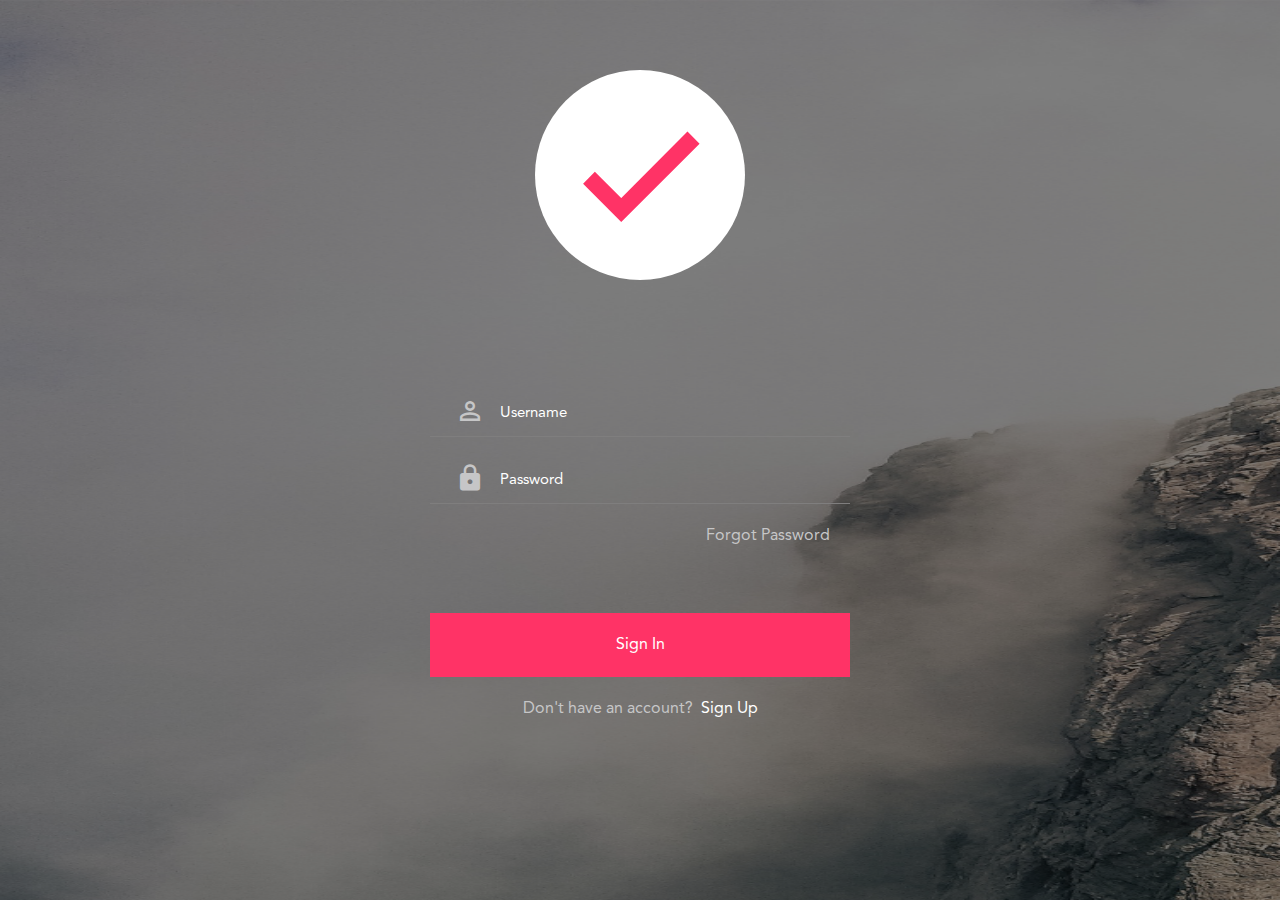
<file: ToDoApp/index.html>
<!DOCTYPE html>
<html lang="en" dir="ltr">
  <head>
    <meta charset="utf-8">
    <meta name="viewport" content="width=device-width, initial-scale=1.0">
    <title>Login</title>
    <link rel="stylesheet" href="./css/bootstrap.min.css">
    <link rel="stylesheet" href="./css/material-icons.css">
    <link rel="stylesheet" href="./css/style.css">
  </head>
  <body>
    <div class="page-container">
      <div class="page-content">
        <div class="user-form">
          <div class="header-icon">
            <i class="material-icons">done</i>
          </div>
          <div class="msg">
              <span id="error-msg"></span>
          </div>
          <form id="myForm">
            <div class="input-group">
              <span class="input-group-addon"><i class="material-icons">person_outline</i></span>
              <input id="email" type="email" class="form-control" name="email" placeholder="Username">
            </div>
            <div class="input-group">
              <span class="input-group-addon"><i class="material-icons md-dark"> lock </i></span>
              <input id="password" type="password" class="form-control" name="password" placeholder="Password">
            </div>
            <div class="forgot-link">
              <a href="#">Forgot Password</a>
            </div>
            <div class="submit-btn">
              <button id="btn" type="submit" name="button">Sign In</button>
            </div>
            <div class="signup-link">
              <span>Don't have an account?</span>&nbsp&nbsp<a href="sign_up.html">Sign Up</a>
            </div>
          </form>

        </div><!-- end login-form -->
      </div><!-- end page-content -->
    </div><!-- end page-container -->

    <script src="./js/jquery-3.3.1.min.js"></script>
    <script src="./js/bootstrap.min.js"></script>
    <script src="./js/login.js"></script>
  </body>
</html>
</file>
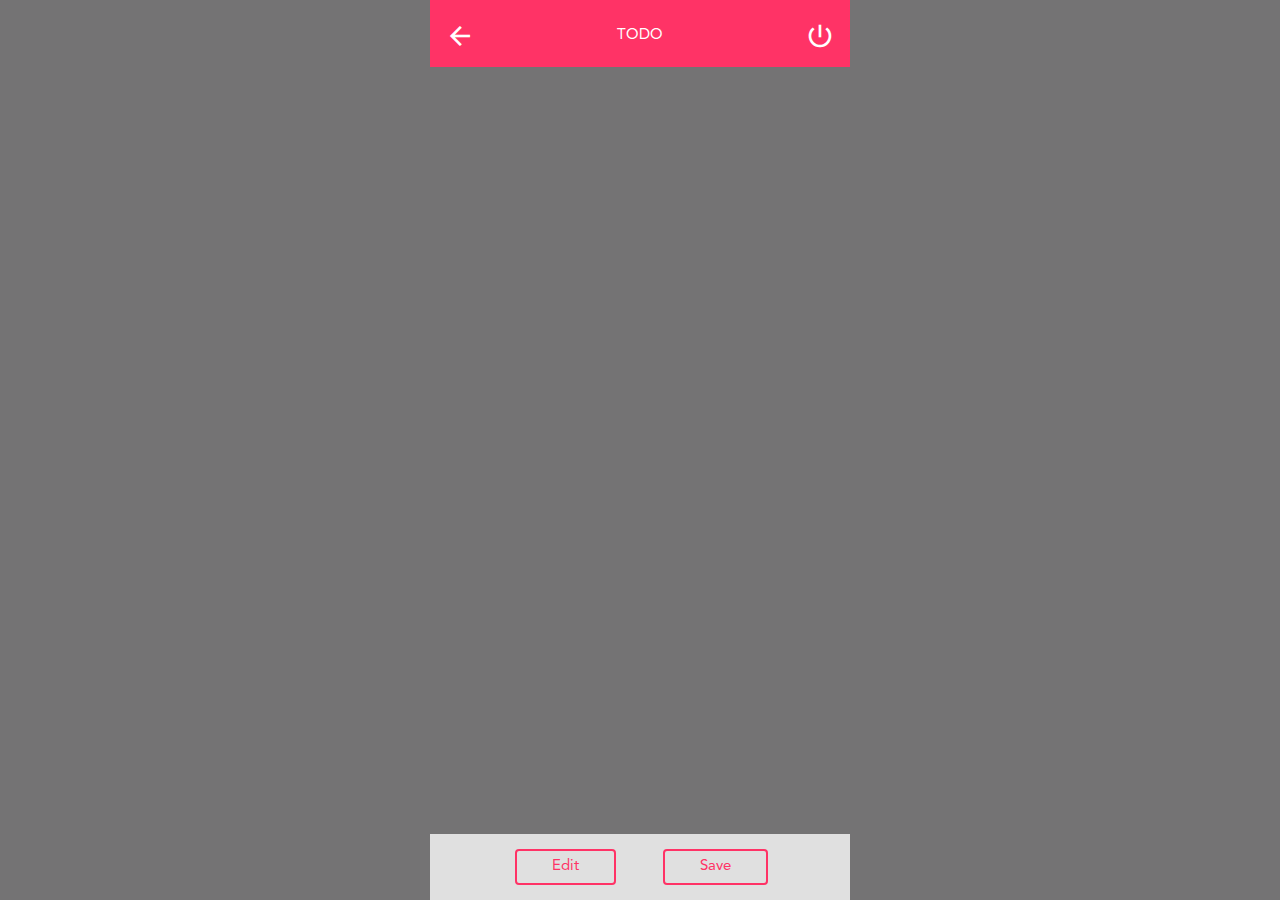
<file: ToDoApp/details.html>
<!DOCTYPE html>
<html lang="en" dir="ltr">
<head>
  <meta charset="utf-8">
  <meta name="viewport" content="width=device-width, initial-scale=1.0">
  <title>Details</title>
  <link rel="stylesheet" href="css/bootstrap.min.css">
  <link rel="stylesheet" href="css/details.css">
  <link rel="stylesheet" href="css/material-icons.css">
</head>
<body>

  <div class="list-container-full">
    <div class="list-container-mobile">
      <div class="header">
        <a href="#"><i class="material-icons" id="back-btn" >arrow_back</i> <span>TODO</span><i class="material-icons" id='logout-btn'> power_settings_new </i></a>
      </div>
      <div class="contents">

      </div> <!--end of contents -->


      <div class="footer">
        <div class="center">
          <div class="deletebtn">
            <button type="button" name="edit_btton" class="edit_btns">Edit</button>
          </div>
          <div class="savebtn">
            <button type="button" name="save_button" class="save_btns">Save</button>
          </div>
        </div>
      </div> <!-- end of footer -->

    </div><!-- end list-container-mobile -->
  </div> <!-- end list-container-full-->

  <script src="./js/jquery-3.3.1.min.js"></script>
  <script src="./js/bootstrap.min.js"></script>
  <script src="./js/details.js"></script>
</body>
</html>
</file>
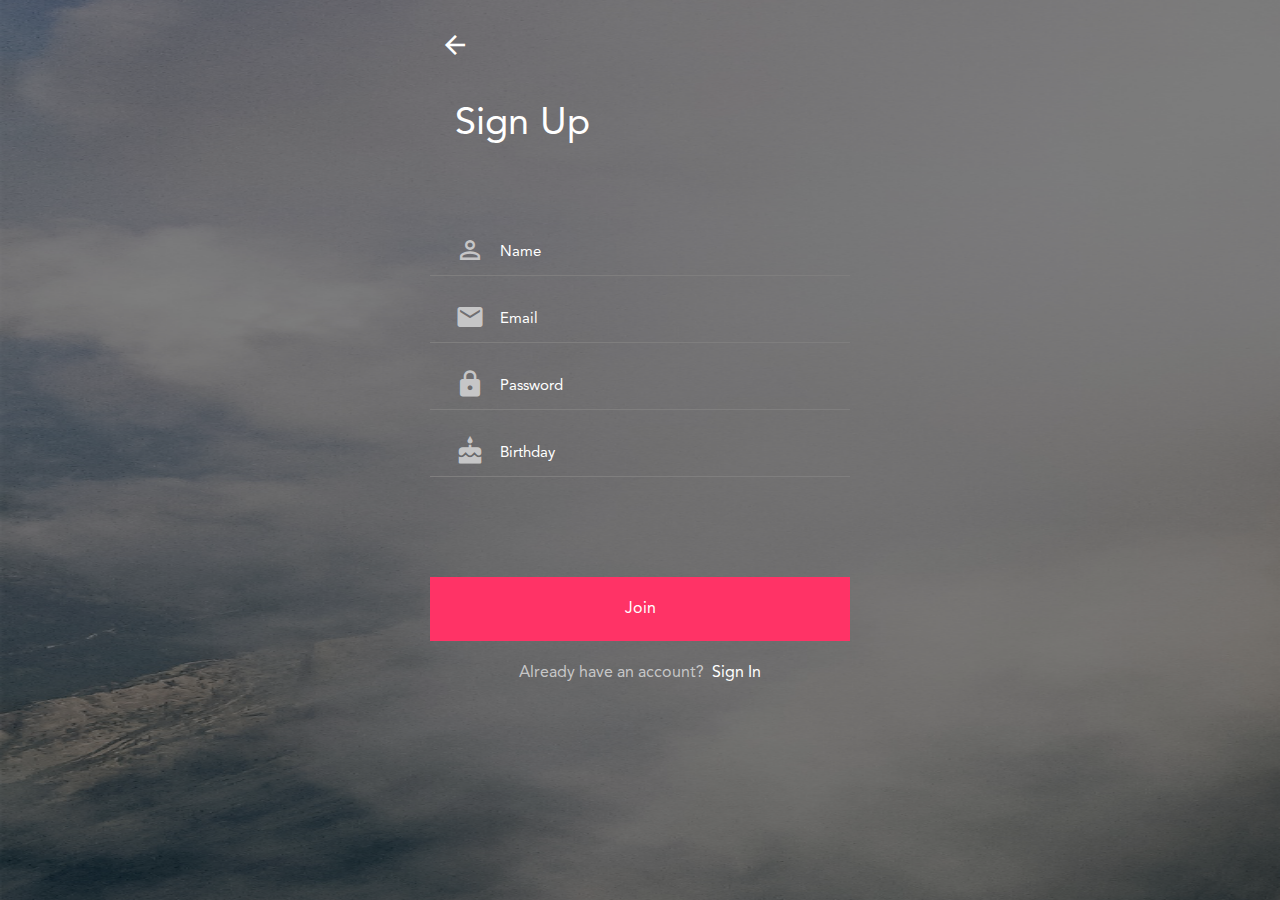
<file: ToDoApp/sign_up.html>
<!DOCTYPE html>
<html lang="en" dir="ltr">
  <head>
    <meta charset="utf-8">
    <meta name="viewport" content="width=device-width, initial-scale=1.0">
    <title>Sign Up</title>
    <link rel="stylesheet" href="./css/bootstrap.min.css">
    <link rel="stylesheet" href="./css/material-icons.css">
    <link rel="stylesheet" href="./css/style.css">
  </head>
  <body>
    <div class="page-container-signup">
      <div class="page-content signup-bg">
        <div class="user-form">
          <div class="back-icon">
              <a href="#" class="back"><i class="material-icons"> arrow_back </i></a>
          </div>
          <form id="signup_form">
            <p>Sign Up</p>
            <div class="msg">
                <span id="error-msg"></span>
            </div>
            <div class="input-group">
              <span class="input-group-addon"><i class="material-icons">person_outline</i></span>
              <input id="name" type="text" class="form-control" name="name" placeholder="Name">
            </div>
            <div class="input-group">
              <span class="input-group-addon"><i class="material-icons"> email</i></span>
             <input id="email" type="text" class="form-control" name="email" placeholder="Email">
            </div>
            <div class="input-group">
              <span class="input-group-addon"><i class="material-icons md-dark"> lock </i></span>
              <input id="password" type="password" class="form-control" name="password" placeholder="Password">
            </div>
            <div class="input-group user-bday">
              <span class="input-group-addon"><i class="material-icons">cake</i></span>
              <input id="date" type="text" class="form-control" name="birthday" onfocus="(this.type='date')" onblur="(this.type='text')" placeholder="Birthday">
            </div>
            <div class="submit-btn">
              <button id="btn" type="submit" name="button">Join</button>
            </div>
            <div class="signup-link">
              <span>Already have an account?</span>&nbsp&nbsp<a href="index.html">Sign In</a>
            </div>
          </form>
        </div><!-- end user-form -->
      </div><!-- end page-content -->
    </div><!-- end page-container -->

    <script src="./js/jquery-3.3.1.min.js"></script>
    <script src="./js/jquery.validate.min.js"></script>
    <script src="./js/bootstrap.min.js"></script>
    <script src="./js/signup.js"></script>
  </body>
</html>
<!-- onkeyup="return validateEmail(this.value)" -->
</file>
<file: ToDoApp/css/material-icons.css>
@font-face {
  font-family: 'Material Icons';
  font-style: normal;
  font-weight: 400;
  src: url(../fonts/MaterialIcons-Regular.eot); /* For IE6-8 */
  src: local('Material Icons'),
       local('MaterialIcons-Regular'),
       url(../fonts/MaterialIcons-Regular.woff2) format('woff2'),
       url(../fonts/MaterialIcons-Regular.woff) format('woff'),
       url(../fonts/MaterialIcons-Regular.ttf) format('truetype');
}

.material-icons {
  font-family: 'Material Icons';
  font-weight: normal;
  font-style: normal;
  font-size: 24px;  /* Preferred icon size */
  display: inline-block;
  line-height: 1;
  text-transform: none;
  letter-spacing: normal;
  word-wrap: normal;
  white-space: nowrap;
  direction: ltr;

  /* Support for all WebKit browsers. */
  -webkit-font-smoothing: antialiased;
  /* Support for Safari and Chrome. */
  text-rendering: optimizeLegibility;

  /* Support for Firefox. */
  -moz-osx-font-smoothing: grayscale;

  /* Support for IE. */
  font-feature-settings: 'liga';
}
/* Rules for sizing the icon. */
.material-icons.md-18 { font-size: 18px; }
.material-icons.md-24 { font-size: 24px; }
.material-icons.md-36 { font-size: 36px; }
.material-icons.md-48 { font-size: 48px; }

/* Rules for using icons as black on a light background. */
.material-icons.md-dark { color: rgba(0, 0, 0, 0.54); }
.material-icons.md-dark.md-inactive { color: rgba(0, 0, 0, 0.26); }

/* Rules for using icons as white on a dark background. */
.material-icons.md-light { color: rgba(255, 255, 255, 1); }
.material-icons.md-light.md-inactive { color: rgba(255, 255, 255, 0.3); }
</file>
<file: ToDoApp/css/style.css>
@font-face {
  font-family: Avenir;
  src: url(../fonts/AvenirLTStd-Book.otf);
  src: url(../fonts/AvenirLTStd-Medium.otf);
  src: url(../fonts/AvenirLTStd-Roman.otf);
}
body {
  font-family: "Avenir";
}

/* Login Page */
.page-content {
  max-width: 420px;
  margin: 0 auto;
  background: url(../img/bgimg.png);
  background-repeat: no-repeat;
  background-size: cover;
  min-height: 100vh;
}
.header-icon {
  padding: 70px 0;
  text-align: center;
}
.header-icon i {
  background: #fff;
  color: #ff3366;
  font-size: 150px;
  font-weight: 600;
  border-radius: 100%;
  padding: 30px;
}
.user-form .msg {
  height: 40px;
  text-align: center;
}
.user-form .msg #error-msg {
  color: #ff3366;
  font-size: 15px;
}
.user-form input,
.user-form input:focus {
  border: none;
  outline: none;
  box-shadow: none;
  background: transparent;
  padding: 5px 15px;
}
.user-form input::-webkit-input-placeholder {
  color: #ffffff !important;
  font-size: 15px;
}
.user-form .input-group i {
  color: #c6c6c7;
  font-size: 30px;
  vertical-align: middle;
}
.user-form .input-group{
  border-bottom: 1px solid #7f7e7e;
  padding: 6px 25px;
  margin-bottom: 20px;
}
.user-form .forgot-link {
  text-align: right;
}
.user-form .forgot-link a{
  text-decoration: none;
  color: #c6c6c7;
  cursor: pointer;
  padding-right: 20px;
}
.user-form .submit-btn button {
  display: block;
  background: #ff3366;
  color: #fff;
  border: none;
  width: 100%;
  cursor: pointer;
  padding: 20px 0;
  margin-top: 65px;
}
.user-form .submit-btn button:focus {
  outline: none;
}
.user-form .signup-link {
  text-align: center;
  color: #c6c6c7;
  padding: 20px 0;
}
.user-form .signup-link a {
  text-decoration: none;
  cursor: pointer;
  color: #fff;
}
/* Sign Up Page */
.signup-bg{
  background: url(../img/signup_bg.png);
  background-size: cover;
}
.user-form .back-icon a {
  text-decoration: none;
  cursor: pointer;
}
.user-form .back-icon i {
  color:#ffffff;
  padding: 30px 10px;
  font-size: 30px;
}
.user-form p{
  color:#ffffff;
  font-size: 38px;
  padding: 6px 25px;
  margin-bottom: 30px;
}
.user-form .user-bday {
margin-bottom: 100px;
}

/* Login Responsive */
@media (min-width: 420px) {
  .page-content,
  .signup-bg {
    background: transparent;
  }
  .page-container {
    background: url(../img/bgimg.png);
    background-repeat: no-repeat;
    background-size: 100% 100%;
  }
  .page-container-signup {
    background: url(../img/signup_bg.png);
    background-size: 100% 100%;
  }

}
</file>
<file: ToDoApp/css/details.css>
@font-face {
    font-family: Avenir;
    src: url(../fonts/AvenirLTStd-Book.otf);
    src: url(../fonts/AvenirLTStd-Medium.otf);
    src: url(../fonts/AvenirLTStd-Roman.otf);
  }
  @import '~pretty-checkbox/src/pretty-checkbox.scss';
body{
    font-family: 'Avenir';
}
.list-container-full {
    background: #747374;
      background-repeat: no-repeat;
      min-height:100vh;
      overflow: hidden;
  }
.list-container-mobile {
    max-width: 420px;
    margin: 0 auto;
    position: relative;
}
.header{
    background-color: #ff3366;
    padding: 25px 0 15px 0;
    text-align: center;
    position: fixed;
    top: 0;
    z-index: 999;
    width: 420px;
}
.header i{
    float: left;
    color: white;
    margin-top: -4px;
    margin-left: 15px;
    font-size: 30px;
}
.header a {
    color: white;
    font-size: 15px;
    position: relative;
    display: block;
    text-decoration: none;
}
.header a #back-btn,
.header a #logout-btn {
  position: absolute;
}
.header a #back-btn {
  left: 0;
}
.header a #logout-btn {
  right: 15px;
}
.header a span {
  vertical-align: text-bottom;
}
.contents{
    margin-top: 100px;
    color: #fff;
    padding: 0 20px;
}
.contents-header h4 {
  margin-bottom: 0;
}
.footer {
  padding: 15px 0;
  text-align: center;
  background-color: #E0E0E0;
  position: fixed;
  bottom: 0;
  width: 420px;
  display: flex;
}
.deletebtn{
    float: left;
    width: 150px;
}
button {
  cursor: pointer;
}
button:hover{
    background: #ff3366;
    color: #D0D0D0 ;
}
button:focus {
  outline: none;
  box-shadow: none;
}
.save_btns , .edit_btns{
    background: transparent;
    border-radius:4px;
    color: #ff3366;
    border: 2px solid #ff3366;
    font-size: 15px;
    padding: 5px 35px;
}
.control-group{
    margin-top: 100px;
    color: white;
}
.edit{
    display: none;
}
.savebtn{
    float: right;
    width: 150px;
}
.center{
    margin: 0 auto;
}
@media (max-width: 425px) {
  .header,
  .footer {
    width: 100%;
  }
  .modal-title {
    font-size: 15px;
  }
  p{
 font-size: 15px;
   }
   h4{
       font-size:
   }
}
</file>
